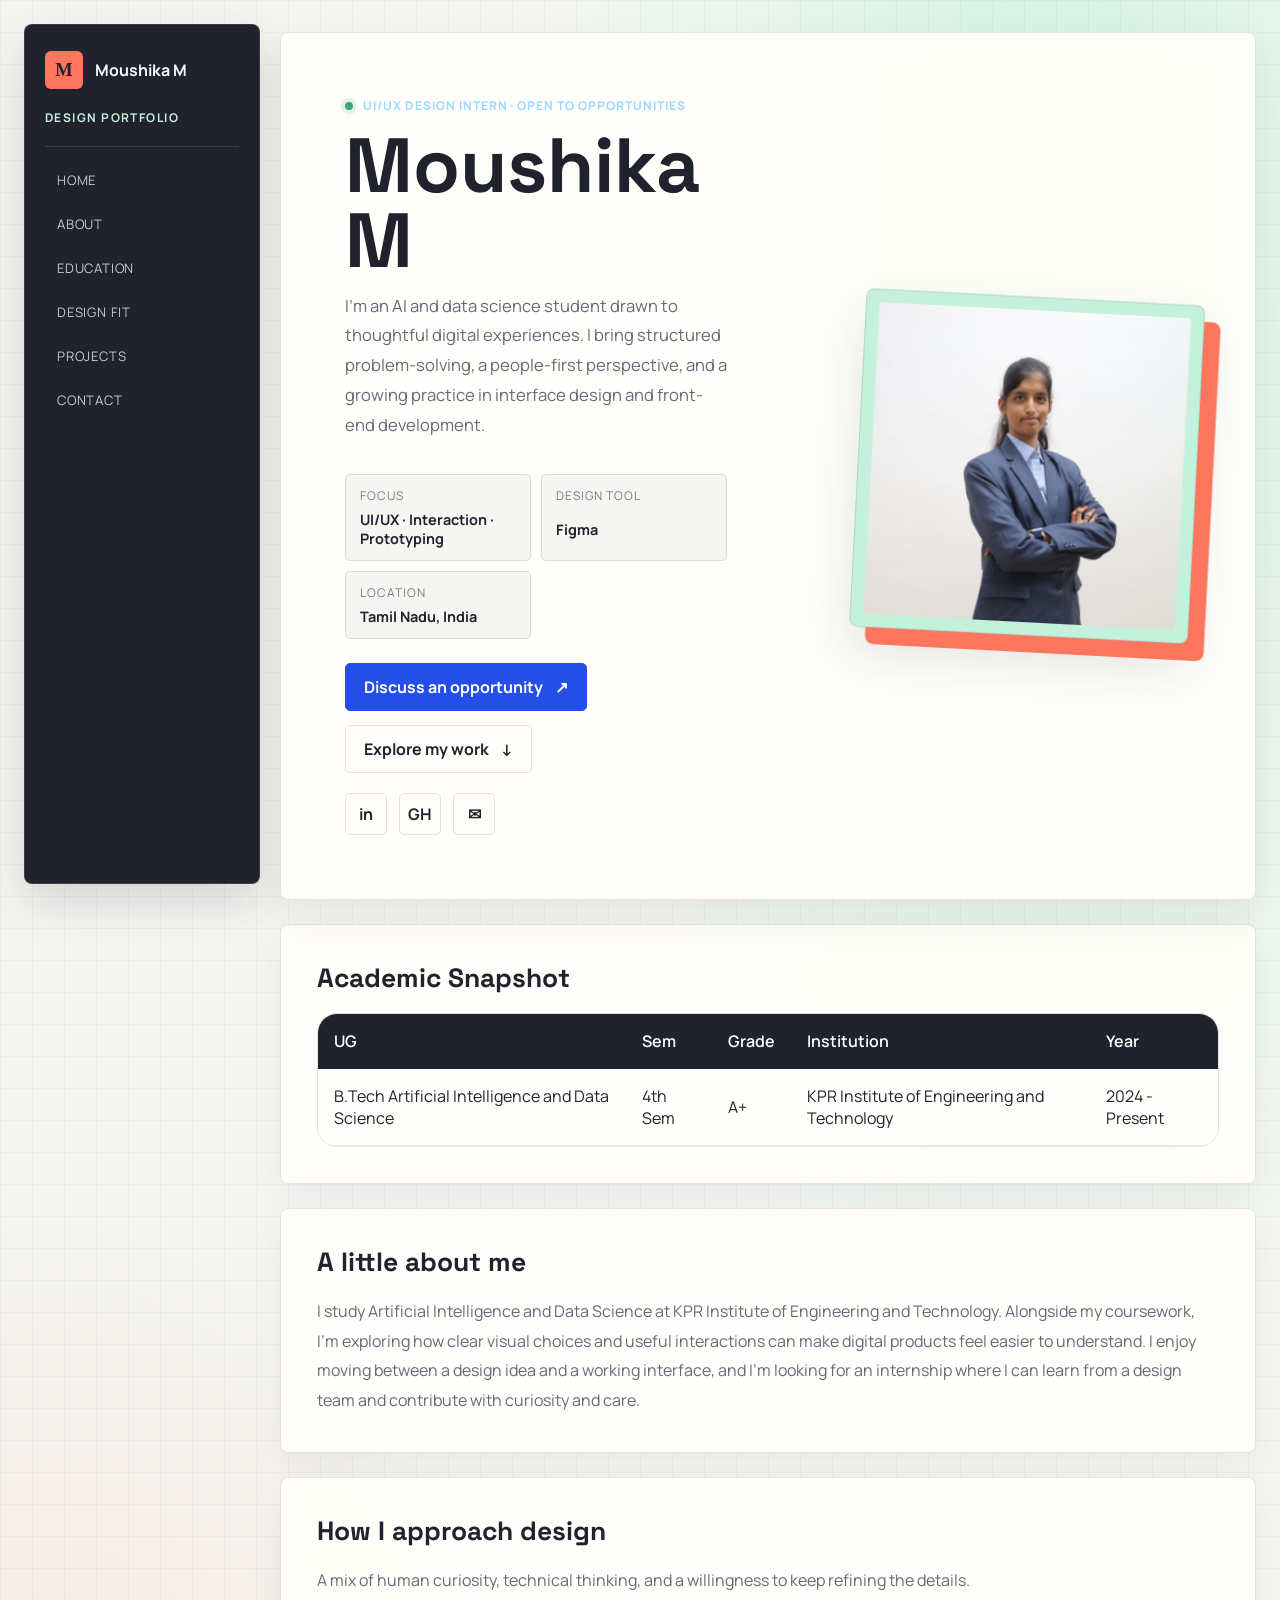
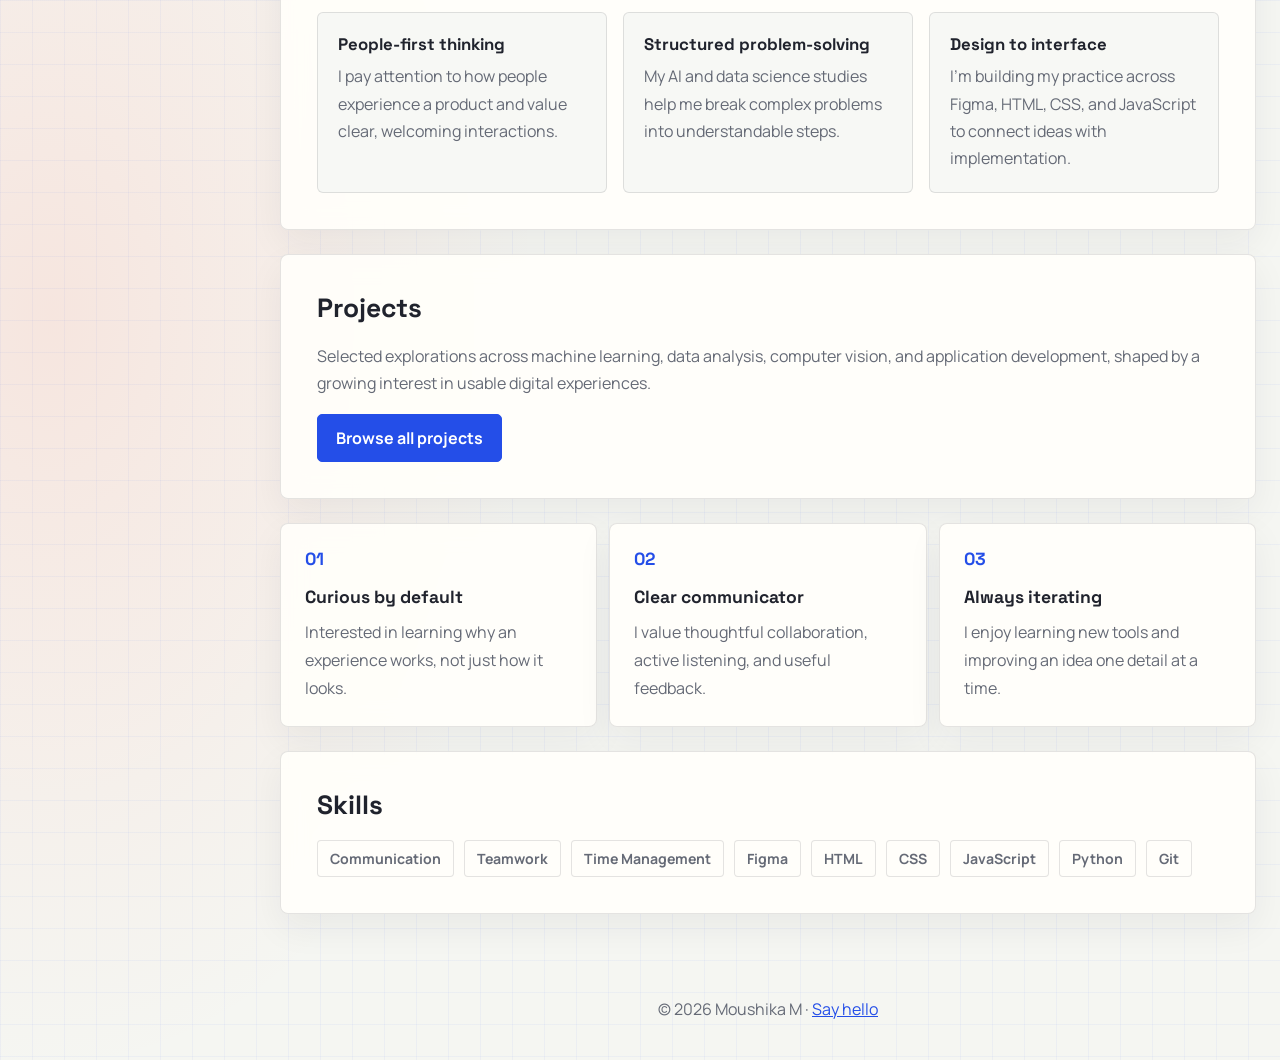
<file: index.html>
<!DOCTYPE html>
<html lang="en">
<head>
  <meta charset="UTF-8">
  <meta name="viewport" content="width=device-width, initial-scale=1.0, viewport-fit=cover">
  <title>Moushika M | UI/UX Design Intern</title>
  <meta name="description" content="Moushika M is an AI and data science student exploring thoughtful UI/UX design, prototyping, and front-end development. Open to design internship opportunities.">
  <meta name="theme-color" content="#fbf8f3">
  <link rel="manifest" href="manifest.webmanifest">
  <link rel="preconnect" href="https://fonts.googleapis.com">
  <link rel="preconnect" href="https://fonts.gstatic.com" crossorigin>
  <link href="https://fonts.googleapis.com/css2?family=Manrope:wght@400;500;600;700&family=Space+Grotesk:wght@500;600;700&display=swap" rel="stylesheet">
  <link rel="stylesheet" href="style.css">
</head>
<body>
  <div class="app-shell">
    <aside class="side-panel">
      <div class="brand">
        <span class="brand-icon">M</span>
        <span>Moushika M</span>
      </div>
      <div class="profile-title">Design portfolio</div>
      <nav class="main-nav" aria-label="Main navigation">
        <a href="#home">HOME</a>
        <a href="#about">ABOUT</a>
        <a href="#education">EDUCATION</a>
          <a href="#focus">DESIGN FIT</a>
        <a href="projects.html">PROJECTS</a>
        <a href="#contact">CONTACT</a>
      </nav>
    </aside>

    <main class="page-wrapper">
      <section class="hero" id="home">
        <div class="hero-copy">
          <div class="hero-label"><span class="availability-dot" aria-hidden="true"></span> UI/UX DESIGN INTERN · OPEN TO OPPORTUNITIES</div>
          <h1>Moushika M</h1>
          <p class="hero-summary">
            I’m an AI and data science student drawn to thoughtful digital experiences. I bring structured problem-solving, a people-first perspective, and a growing practice in interface design and front-end development.
          </p>
          <div class="profile-meta">
            <div class="meta-row">
              <span class="meta-title">Focus</span>
              <span class="meta-value">UI/UX · Interaction · Prototyping</span>
            </div>
            <div class="meta-row">
              <span class="meta-title">Design tool</span>
              <span class="meta-value">Figma</span>
            </div>
            <div class="meta-row">
              <span class="meta-title">Location</span>
              <span class="meta-value">Tamil Nadu, India</span>
            </div>
          </div>

          <div class="hero-actions">
            <a href="mailto:mmoushika63@email.com?subject=Design%20internship%20opportunity" class="button">Discuss an opportunity <span aria-hidden="true">↗</span></a>
            <a href="projects.html" class="button button-secondary">Explore my work <span aria-hidden="true">↓</span></a>
          </div>

          <div class="social-list">
            <a href="https://www.linkedin.com/in/moushika-m-49454b331?utm_source=share_via&utm_content=profile&utm_medium=member_android" target="_blank" rel="noopener noreferrer" aria-label="LinkedIn">in</a>
            <a href="https://github.com/Moushika652" target="_blank" rel="noopener noreferrer" aria-label="GitHub">GH</a>
            <a href="mailto:mmoushika63@email.com" aria-label="Email">✉</a>
          </div>
        </div>

        <div class="hero-photo">
          <div class="photo-frame">
            <img src="profile.jpeg" alt="Portrait of Moushika M">
          </div>
        </div>
      </section>

      <section class="education-card" id="education">
        <div class="section-head">
          <h2>Academic Snapshot</h2>
        </div>
        <div class="education-table-wrap">
          <table>
            <thead>
              <tr>
                <th>UG</th>
                <th>Sem</th>
                <th>Grade</th>
                <th>Institution</th>
                <th>Year</th>
              </tr>
            </thead>
            <tbody>
              <tr>
                <td>B.Tech Artificial Intelligence and Data Science</td>
                <td>4th Sem</td>
                <td>A+</td>
                <td>KPR Institute of Engineering and Technology</td>
                <td>2024 - Present</td>
              </tr>
            </tbody>
          </table>
        </div>
      </section>

      <section class="about-card" id="about">
        <div class="section-head">
          <h2>A little about me</h2>
        </div>
        <p>
          I study Artificial Intelligence and Data Science at KPR Institute of Engineering and Technology. Alongside my coursework, I’m exploring how clear visual choices and useful interactions can make digital products feel easier to understand. I enjoy moving between a design idea and a working interface, and I’m looking for an internship where I can learn from a design team and contribute with curiosity and care.
        </p>
      </section>

      <section class="focus-card" id="focus">
        <div class="section-head">
          <h2>How I approach design</h2>
        </div>
        <p class="focus-intro">
          A mix of human curiosity, technical thinking, and a willingness to keep refining the details.
        </p>
        <div class="focus-grid">
          <article class="focus-item">
            <h3>People-first thinking</h3>
            <p>I pay attention to how people experience a product and value clear, welcoming interactions.</p>
          </article>
          <article class="focus-item">
            <h3>Structured problem-solving</h3>
            <p>My AI and data science studies help me break complex problems into understandable steps.</p>
          </article>
          <article class="focus-item">
            <h3>Design to interface</h3>
            <p>I’m building my practice across Figma, HTML, CSS, and JavaScript to connect ideas with implementation.</p>
          </article>
        </div>
      </section>

      <section class="projects-card" id="projects">
        <div class="section-head">
          <h2>Projects</h2>
        </div>
        <p class="projects-teaser">
          Selected explorations across machine learning, data analysis, computer vision, and application development, shaped by a growing interest in usable digital experiences.
        </p>
        <a href="projects.html" class="project-link">Browse all projects</a>
      </section>

      <section class="highlights-section">
        <div class="highlight-card">
          <div class="highlight-icon" aria-hidden="true">01</div>
          <h3>Curious by default</h3>
          <p>Interested in learning why an experience works, not just how it looks.</p>
        </div>
        <div class="highlight-card">
          <div class="highlight-icon" aria-hidden="true">02</div>
          <h3>Clear communicator</h3>
          <p>I value thoughtful collaboration, active listening, and useful feedback.</p>
        </div>
        <div class="highlight-card">
          <div class="highlight-icon" aria-hidden="true">03</div>
          <h3>Always iterating</h3>
          <p>I enjoy learning new tools and improving an idea one detail at a time.</p>
        </div>
      </section>

      <section class="skills-card" id="skills">
        <div class="section-head">
          <h2>Skills</h2>
        </div>
        <div class="skills-list">
          <span>Communication</span>
          <span>Teamwork</span>
          <span>Time Management</span>
          <span>Figma</span>
          <span>HTML</span>
          <span>CSS</span>
          <span>JavaScript</span>
          <span>Python</span>
          <span>Git</span>
        </div>
      </section>

      <footer class="footer" id="contact">
        <p>© 2026 Moushika M · <a href="mailto:mmoushika63@email.com">Say hello</a></p>
      </footer>
    </main>
  </div>
  <script src="interactions.js" defer></script>
</body>
</html>
</file>
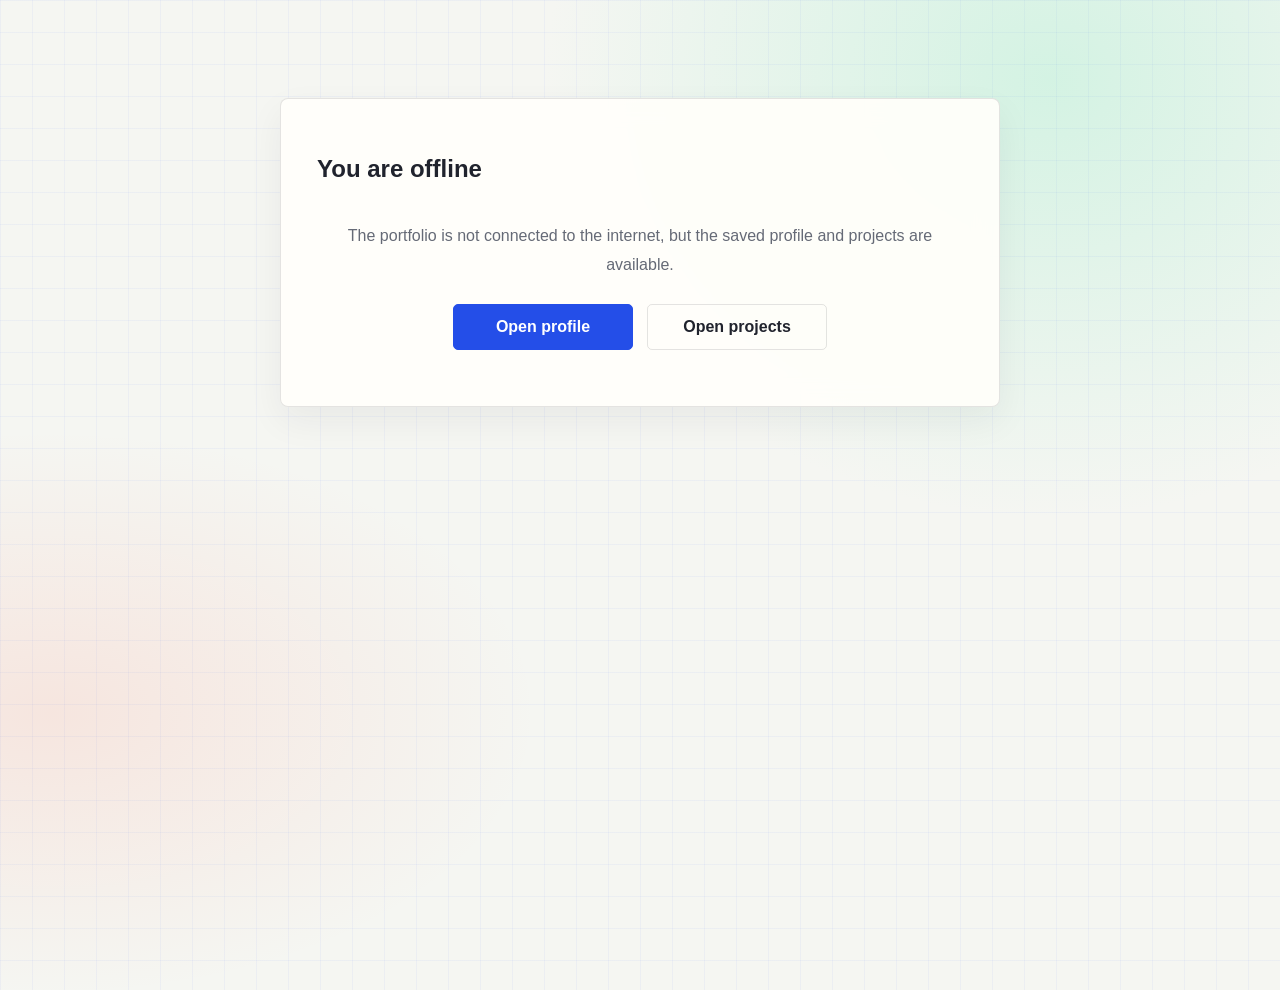
<file: offline.html>
<!DOCTYPE html>
<html lang="en">
<head>
  <meta charset="UTF-8">
  <meta name="viewport" content="width=device-width, initial-scale=1.0">
  <meta name="theme-color" content="#fbf8f3">
  <title>Offline | Moushika M</title>
  <link rel="stylesheet" href="style.css">
</head>
<body>
  <main class="page-wrapper" style="max-width: 720px; margin: 10vh auto; text-align: center;">
    <section class="about-card">
      <div class="section-head">
        <h1>You are offline</h1>
      </div>
      <p>The portfolio is not connected to the internet, but the saved profile and projects are available.</p>
      <div class="hero-actions" style="justify-content: center; margin-top: 24px;">
        <a class="button" href="index.html">Open profile</a>
        <a class="button button-secondary" href="projects.html">Open projects</a>
      </div>
    </section>
  </main>
</body>
</html>
</file>
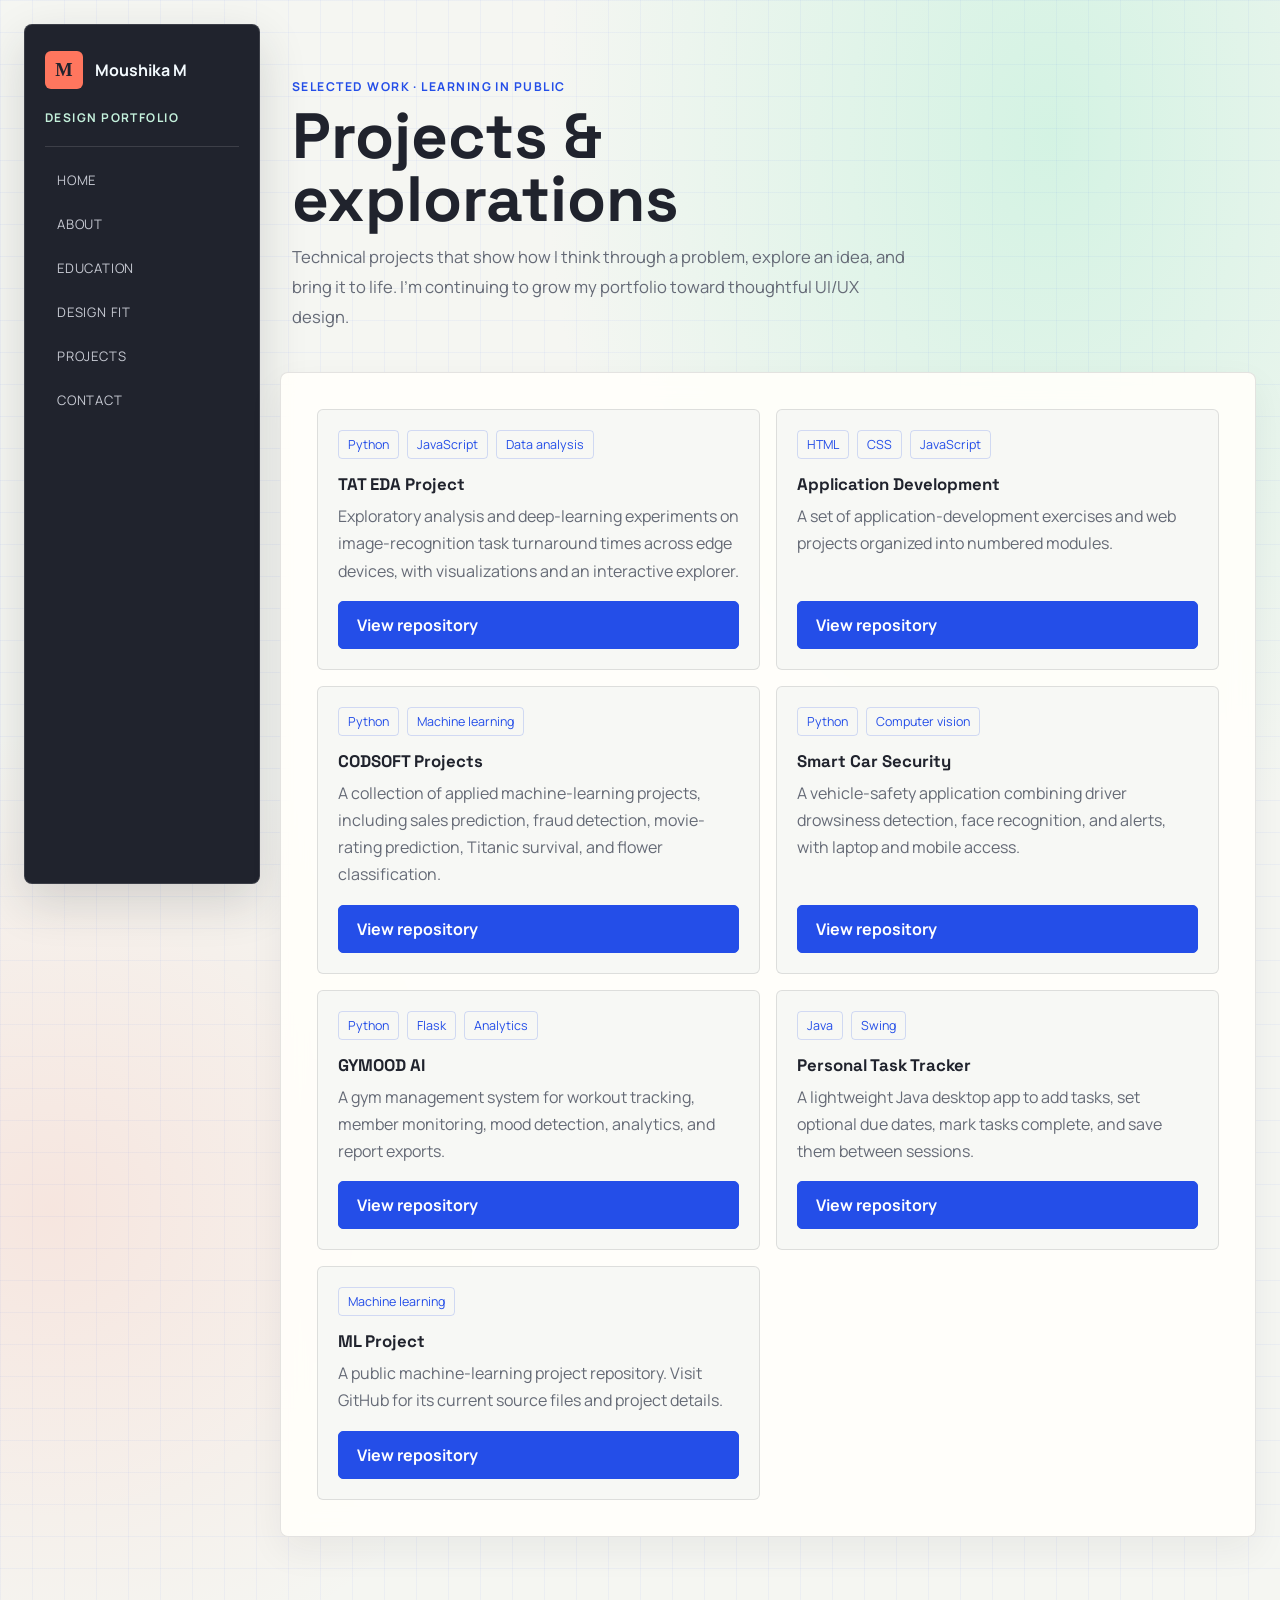
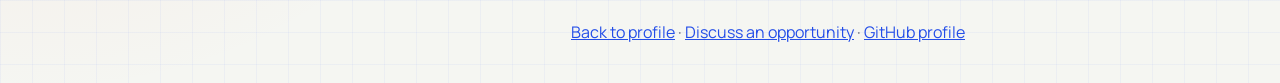
<file: projects.html>
<!DOCTYPE html>
<html lang="en">
<head>
  <meta charset="UTF-8">
  <meta name="viewport" content="width=device-width, initial-scale=1.0, viewport-fit=cover">
  <title>Projects | Moushika M</title>
  <meta name="description" content="Projects by Moushika M, including machine learning, data analysis, computer vision, and application development work.">
  <meta name="theme-color" content="#fbf8f3">
  <link rel="manifest" href="manifest.webmanifest">
  <link rel="preconnect" href="https://fonts.googleapis.com">
  <link rel="preconnect" href="https://fonts.gstatic.com" crossorigin>
  <link href="https://fonts.googleapis.com/css2?family=Manrope:wght@400;500;600;700&family=Space+Grotesk:wght@500;600;700&display=swap" rel="stylesheet">
  <link rel="stylesheet" href="style.css">
</head>
<body class="projects-page">
  <div class="app-shell">
    <aside class="side-panel">
      <div class="brand">
        <span class="brand-icon">M</span>
        <span>Moushika M</span>
      </div>
      <div class="profile-title">Design portfolio</div>
      <nav class="main-nav" aria-label="Main navigation">
        <a href="index.html#home">HOME</a>
        <a href="index.html#about">ABOUT</a>
        <a href="index.html#education">EDUCATION</a>
          <a href="index.html#focus">DESIGN FIT</a>
        <a href="projects.html" aria-current="page">PROJECTS</a>
        <a href="index.html#contact">CONTACT</a>
      </nav>
    </aside>

    <main class="page-wrapper">
      <header class="projects-page-heading">
        <p class="eyebrow">Selected work · Learning in public</p>
        <h1>Projects &amp; explorations</h1>
        <p>Technical projects that show how I think through a problem, explore an idea, and bring it to life. I’m continuing to grow my portfolio toward thoughtful UI/UX design.</p>
      </header>

      <section class="projects-card" aria-label="GitHub projects">
        <div class="projects-grid">
          <article class="project-card">
            <div class="project-tags"><span>Python</span><span>JavaScript</span><span>Data analysis</span></div>
            <h2>TAT EDA Project</h2>
            <p class="project-description">Exploratory analysis and deep-learning experiments on image-recognition task turnaround times across edge devices, with visualizations and an interactive explorer.</p>
            <a href="https://github.com/Moushika652/TAT_EDA_Project" class="project-link" target="_blank" rel="noopener noreferrer">View repository</a>
          </article>

          <article class="project-card">
            <div class="project-tags"><span>HTML</span><span>CSS</span><span>JavaScript</span></div>
            <h2>Application Development</h2>
            <p class="project-description">A set of application-development exercises and web projects organized into numbered modules.</p>
            <a href="https://github.com/Moushika652/Application_development" class="project-link" target="_blank" rel="noopener noreferrer">View repository</a>
          </article>

          <article class="project-card">
            <div class="project-tags"><span>Python</span><span>Machine learning</span></div>
            <h2>CODSOFT Projects</h2>
            <p class="project-description">A collection of applied machine-learning projects, including sales prediction, fraud detection, movie-rating prediction, Titanic survival, and flower classification.</p>
            <a href="https://github.com/Moushika652/CODSOFT" class="project-link" target="_blank" rel="noopener noreferrer">View repository</a>
          </article>

          <article class="project-card">
            <div class="project-tags"><span>Python</span><span>Computer vision</span></div>
            <h2>Smart Car Security</h2>
            <p class="project-description">A vehicle-safety application combining driver drowsiness detection, face recognition, and alerts, with laptop and mobile access.</p>
            <a href="https://github.com/Moushika652/drowsiness_detection_apps" class="project-link" target="_blank" rel="noopener noreferrer">View repository</a>
          </article>

          <article class="project-card">
            <div class="project-tags"><span>Python</span><span>Flask</span><span>Analytics</span></div>
            <h2>GYMOOD AI</h2>
            <p class="project-description">A gym management system for workout tracking, member monitoring, mood detection, analytics, and report exports.</p>
            <a href="https://github.com/Moushika652/GYMOOD_AI" class="project-link" target="_blank" rel="noopener noreferrer">View repository</a>
          </article>

          <article class="project-card">
            <div class="project-tags"><span>Java</span><span>Swing</span></div>
            <h2>Personal Task Tracker</h2>
            <p class="project-description">A lightweight Java desktop app to add tasks, set optional due dates, mark tasks complete, and save them between sessions.</p>
            <a href="https://github.com/Moushika652/java_project" class="project-link" target="_blank" rel="noopener noreferrer">View repository</a>
          </article>

          <article class="project-card">
            <div class="project-tags"><span>Machine learning</span></div>
            <h2>ML Project</h2>
            <p class="project-description">A public machine-learning project repository. Visit GitHub for its current source files and project details.</p>
            <a href="https://github.com/Moushika652/ML_project" class="project-link" target="_blank" rel="noopener noreferrer">View repository</a>
          </article>

        </div>
      </section>

      <footer class="footer">
        <p><a href="index.html">Back to profile</a> · <a href="mailto:mmoushika63@email.com">Discuss an opportunity</a> · <a href="https://github.com/Moushika652" target="_blank" rel="noopener noreferrer">GitHub profile</a></p>
      </footer>
    </main>
  </div>
  <script src="interactions.js" defer></script>
</body>
</html>
</file>
<file: style.css>
﻿* {
  box-sizing: border-box;
}

:root {
  color-scheme: dark;
  --panel: rgba(255, 255, 255, 0.96);
  --panel-strong: #ffffff;
  --accent: #112d4e;
  --accent-soft: #1d4b72;
  --text: #1e3755;
  --muted: #526b88;
  --border: rgba(17, 45, 78, 0.12);
}

html {
  scroll-behavior: smooth;
}

body {
  margin: 0;
  min-height: 100vh;
  background:
    radial-gradient(circle at top left, rgba(87, 182, 255, 0.55), transparent 23%),
    radial-gradient(circle at top right, rgba(78, 104, 255, 0.34), transparent 30%),
    radial-gradient(circle at bottom left, rgba(232, 83, 164, 0.25), transparent 24%),
    linear-gradient(135deg, #07101f 0%, #0f1b34 46%, #143154 100%);
  font-family: "Segoe UI", Tahoma, Geneva, Verdana, sans-serif;
  color: #ecf5ff;
  overflow-x: hidden;
}

body::before,
body::after {
  content: "";
  position: fixed;
  inset: auto;
  border-radius: 50%;
  filter: blur(12px);
  pointer-events: none;
  z-index: 0;
}

body::before {
  top: 8%;
  left: -4%;
  width: 340px;
  height: 340px;
  background: rgba(72, 176, 255, 0.24);
  animation: floatBlob 10s ease-in-out infinite;
}

body::after {
  right: -2%;
  bottom: 10%;
  width: 360px;
  height: 360px;
  background: rgba(255, 91, 154, 0.18);
  animation: floatBlob 13s ease-in-out infinite reverse;
}

@keyframes floatBlob {
  0%,
  100% {
    transform: translate3d(0, 0, 0) scale(1);
  }
  50% {
    transform: translate3d(18px, -20px, 0) scale(1.08);
  }
}

.app-shell {
  display: grid;
  grid-template-columns: minmax(220px, 280px) 1fr;
  gap: 24px;
  min-height: 100vh;
  padding: 24px;
  width: 100%;
  max-width: 1440px;
  margin: 0 auto;
  position: relative;
  z-index: 1;
}

.side-panel {
  position: sticky;
  top: 24px;
  align-self: start;
  display: flex;
  flex-direction: column;
  justify-content: flex-start;
  gap: 24px;
  padding: 28px 24px;
  border-radius: 32px;
  background: rgba(12, 22, 42, 0.48);
  border: 1px solid rgba(255, 255, 255, 0.16);
  box-shadow: 0 24px 54px rgba(3, 8, 26, 0.38);
  backdrop-filter: blur(24px) saturate(140%);
  -webkit-backdrop-filter: blur(24px) saturate(140%);
  transition: transform 0.25s ease, box-shadow 0.25s ease;
}

.side-panel:hover {
  transform: translateY(-4px);
  box-shadow: 0 30px 70px rgba(3, 8, 26, 0.52);
}

.brand {
  display: flex;
  align-items: center;
  gap: 12px;
  font-weight: 700;
  letter-spacing: 0.08em;
  color: #f4fbff;
  min-width: 180px;
}

.profile-title {
  font-size: 0.95rem;
  font-weight: 700;
  letter-spacing: 0.16em;
  color: #9cc4ef;
  text-transform: uppercase;
}

.brand-icon {
  display: inline-flex;
  align-items: center;
  justify-content: center;
  width: 38px;
  height: 38px;
  border-radius: 14px;
  background: linear-gradient(135deg, #61c4ff, #7b67ff);
  color: #fff;
  font-size: 0.95rem;
  box-shadow: 0 10px 22px rgba(97, 196, 255, 0.36);
}

.main-nav {
  display: flex;
  flex-direction: column;
  align-items: flex-start;
  gap: 12px;
  width: 100%;
  padding-top: 14px;
  border-top: 1px solid rgba(17, 45, 78, 0.06);
}

.main-nav a {
  color: #bcd6f3;
  text-decoration: none;
  font-size: 0.95rem;
  padding: 10px 12px;
  border-radius: 999px;
  transition: background 0.25s ease, color 0.25s ease, transform 0.25s ease;
}

.main-nav a:hover,
.main-nav a:focus-visible {
  background: rgba(97, 196, 255, 0.16);
  color: #ffffff;
  transform: translateX(4px);
}

.page-wrapper {
  width: 100%;
  padding: 0;
  display: flex;
  flex-direction: column;
  gap: 24px;
}

.hero {
  display: flex;
  flex-direction: row;
  gap: 32px;
  align-items: center;
  justify-content: space-between;
  padding: 28px;
  border-radius: 32px;
  background: rgba(11, 20, 37, 0.46);
  border: 1px solid rgba(255, 255, 255, 0.16);
  box-shadow: 0 26px 68px rgba(3, 8, 26, 0.38);
  backdrop-filter: blur(24px) saturate(150%);
  -webkit-backdrop-filter: blur(24px) saturate(150%);
  position: relative;
  z-index: 3;
  margin-top: 8px;
  transition: transform 0.25s ease, box-shadow 0.25s ease;
}

.hero:hover {
  transform: translateY(-3px);
  box-shadow: 0 34px 80px rgba(3, 8, 26, 0.48);
}

.hero-copy {
  display: flex;
  flex-direction: column;
  align-items: flex-start;
  text-align: left;
  flex: 1;
}

.hero-photo {
  display: flex;
  justify-content: flex-end;
  width: min(100%, 420px);
}

.photo-frame {
  width: 100%;
  max-width: 360px;
}

.hero-copy .hero-label {
  display: inline-flex;
  align-items: center;
  gap: 10px;
  margin-bottom: 14px;
  color: #9ad7ff;
  font-weight: 700;
  letter-spacing: 0.08em;
}

.hero h1 {
  margin: 0 0 12px;
  font-size: clamp(2.6rem, 4vw, 4.1rem);
  line-height: 1.05;
  letter-spacing: -0.04em;
  color: #ffffff;
}

.hero-summary {
  margin: 0 0 20px;
  font-size: 1rem;
  line-height: 1.8;
  color: #c8daf1;
  max-width: 64ch;
}

.profile-meta {
  display: grid;
  grid-template-columns: repeat(2, minmax(0, 1fr));
  gap: 16px;
  margin: 14px 0 24px;
}

.meta-row {
  display: grid;
  gap: 6px;
  padding: 16px 18px;
  border-radius: 20px;
  background: rgba(255, 255, 255, 0.06);
  border: 1px solid rgba(255, 255, 255, 0.12);
  box-shadow: inset 0 1px 0 rgba(255, 255, 255, 0.08);
}

.meta-title {
  color: #a8c8ea;
  font-size: 0.9rem;
}

.meta-value {
  font-weight: 700;
  font-size: 1.02rem;
  color: #ffffff;
}

.hero-actions {
  display: flex;
  gap: 14px;
  flex-wrap: wrap;
  margin-bottom: 20px;
}

.button {
  display: inline-flex;
  align-items: center;
  justify-content: center;
  min-width: 180px;
  padding: 13px 20px;
  border-radius: 999px;
  text-decoration: none;
  font-weight: 700;
  background: linear-gradient(135deg, #5cc7ff, #7d5cff);
  color: #fff;
  box-shadow: 0 14px 30px rgba(92, 199, 255, 0.24);
  transition: transform 0.25s ease, filter 0.25s ease, box-shadow 0.25s ease;
}

.button:hover {
  filter: brightness(1.08);
  transform: translateY(-2px) scale(1.01);
  box-shadow: 0 18px 34px rgba(92, 199, 255, 0.34);
}

.button-secondary {
  background: rgba(255, 255, 255, 0.08);
  color: #f3fbff;
  border: 1px solid rgba(159, 212, 255, 0.24);
}

.button-secondary:hover {
  background: rgba(255, 255, 255, 0.14);
}

.social-list {
  display: flex;
  flex-wrap: wrap;
  gap: 12px;
}

.social-list a {
  display: inline-flex;
  align-items: center;
  justify-content: center;
  width: 44px;
  height: 44px;
  border-radius: 14px;
  background: rgba(255, 255, 255, 0.08);
  color: #f8fbff;
  text-decoration: none;
  font-weight: 700;
  border: 1px solid rgba(255, 255, 255, 0.16);
  box-shadow: 0 12px 24px rgba(3, 8, 26, 0.24);
  backdrop-filter: blur(14px);
  transition: transform 0.2s ease, box-shadow 0.2s ease, background 0.2s ease;
}

.social-list a:hover,
.social-list a:focus-visible {
  transform: translateY(-2px);
  background: rgba(92, 199, 255, 0.18);
  box-shadow: 0 14px 28px rgba(3, 8, 26, 0.34);
}

.hero-photo {
  display: flex;
  justify-content: flex-end;
  width: min(100%, 420px);
}

.photo-frame {
  width: 100%;
  max-width: 360px;
  aspect-ratio: 1 / 1;
  border-radius: 50%;
  padding: 14px;
  background: linear-gradient(180deg, rgba(92, 199, 255, 0.18), rgba(255, 255, 255, 0.04) 72%);
  display: grid;
  place-items: center;
  box-shadow: 0 24px 48px rgba(3, 8, 26, 0.28), inset 0 0 0 1px rgba(255, 255, 255, 0.12);
  backdrop-filter: blur(16px);
}

.photo-frame img {
  width: 100%;
  height: 100%;
  object-fit: cover;
  border-radius: 50%;
  border: 6px solid #fff;
}

.section-head {
  display: flex;
  align-items: center;
  justify-content: center;
  gap: 14px;
  margin-bottom: 18px;
}

.section-head h2 {
  margin: 0;
  font-size: clamp(1.7rem, 2.4vw, 2.1rem);
  letter-spacing: 0.01em;
  color: #ffffff;
}

.education-card,
.about-card,
.focus-card,
.projects-card,
.skills-card {
  margin-top: 24px;
  padding: 26px;
  background: rgba(13, 24, 45, 0.42);
  border: 1px solid rgba(255, 255, 255, 0.14);
  border-radius: 28px;
  box-shadow: 0 22px 48px rgba(3, 8, 26, 0.28);
  backdrop-filter: blur(22px) saturate(140%);
  -webkit-backdrop-filter: blur(22px) saturate(140%);
  transition: transform 0.25s ease, box-shadow 0.25s ease;
}

.education-card:hover,
.about-card:hover,
.focus-card:hover,
.projects-card:hover,
.skills-card:hover,
.highlight-card:hover {
  transform: translateY(-3px);
  box-shadow: 0 28px 58px rgba(3, 8, 26, 0.4);
}

.focus-intro {
  margin: 0 0 18px;
  color: var(--muted);
  line-height: 1.8;
}

.focus-grid,
.projects-grid {
  display: grid;
  grid-template-columns: repeat(3, minmax(0, 1fr));
  gap: 16px;
}

.projects-page-heading {
  padding: 34px 8px 12px;
}

.projects-page-heading .eyebrow {
  margin: 0 0 10px;
  color: #9ad7ff;
  font-size: 0.85rem;
  font-weight: 700;
  text-transform: uppercase;
}

.projects-page-heading h1 {
  margin: 0 0 12px;
  color: #ffffff;
  font-size: clamp(2.2rem, 4vw, 3.5rem);
  line-height: 1.08;
}

.projects-page-heading p:last-child {
  max-width: 62ch;
  margin: 0;
  color: #c8daf1;
  line-height: 1.8;
}

.projects-page .projects-card {
  margin-top: 0;
}

.projects-page .projects-grid {
  grid-template-columns: repeat(2, minmax(0, 1fr));
}

.project-card {
  display: flex;
  flex-direction: column;
  min-height: 230px;
}

.project-card .project-description {
  flex: 1;
}

.project-tags {
  display: flex;
  flex-wrap: wrap;
  gap: 8px;
  margin: 0 0 14px;
}

.project-tags span {
  padding: 5px 9px;
  border: 1px solid rgba(159, 212, 255, 0.2);
  border-radius: 999px;
  color: #bcd6f3;
  font-size: 0.78rem;
}

.projects-teaser {
  margin: 0;
  color: #c7d9f2;
  line-height: 1.7;
}

.focus-item,
.project-card {
  padding: 18px;
  border-radius: 20px;
  background: rgba(255, 255, 255, 0.055);
  border: 1px solid rgba(255, 255, 255, 0.14);
  backdrop-filter: blur(12px);
}

.focus-item h3,
.project-card h2,
.project-card h3 {
  margin: 0 0 8px;
  color: #f5fbff;
  font-size: 1.05rem;
}

.focus-item p,
.project-card p {
  margin: 0;
  color: #c7d9f2;
  line-height: 1.7;
}

.project-link {
  display: inline-flex;
  margin-top: 16px;
  padding: 10px 14px;
  border-radius: 999px;
  background: linear-gradient(135deg, #5cc7ff, #7d5cff);
  color: #fff;
  text-decoration: none;
  font-weight: 700;
  box-shadow: 0 12px 24px rgba(92, 199, 255, 0.22);
}

.project-link-secondary {
  background: rgba(255, 255, 255, 0.08);
  color: #f6fbff;
  border: 1px solid rgba(159, 212, 255, 0.24);
}

.education-table-wrap {
  overflow-x: auto;
  border-radius: 20px;
}

table {
  width: 100%;
  border-collapse: collapse;
  min-width: 0;
}

th,
td {
  padding: 16px;
  text-align: left;
  border-bottom: 1px solid rgba(17, 45, 78, 0.08);
}

th {
  background: var(--accent);
  color: #fff;
  font-weight: 600;
}

td {
  background: #fff;
  color: var(--text);
}

.about-card p {
  margin: 0;
  font-size: 1rem;
  line-height: 1.85;
  color: var(--muted);
}

.highlights-section {
  display: grid;
  grid-template-columns: repeat(3, minmax(0, 1fr));
  gap: 18px;
  margin-top: 18px;
}

.highlight-card {
  padding: 24px;
  border-radius: 24px;
  background: rgba(12, 22, 42, 0.44);
  border: 1px solid rgba(255, 255, 255, 0.14);
  box-shadow: 0 12px 24px rgba(3, 8, 26, 0.24);
  backdrop-filter: blur(18px);
  transition: transform 0.25s ease, box-shadow 0.25s ease;
}

.highlight-icon {
  font-size: 1.75rem;
  margin-bottom: 16px;
}

.highlight-card h3 {
  margin: 0 0 10px;
  font-size: 1.1rem;
  color: #ffffff;
}

.highlight-card p {
  margin: 0;
  color: #c8daf1;
  line-height: 1.75;
}

.skills-list {
  display: flex;
  flex-wrap: wrap;
  gap: 10px;
  margin-top: 10px;
}

.skills-list span {
  display: inline-flex;
  align-items: center;
  justify-content: center;
  padding: 10px 16px;
  background: rgba(92, 199, 255, 0.14);
  color: #f8fbff;
  border-radius: 999px;
  font-weight: 700;
  font-size: 0.95rem;
  border: 1px solid rgba(159, 212, 255, 0.2);
}

.footer {
  margin-top: 36px;
  text-align: center;
  padding-top: 16px;
  color: #b9cff0;
}

@media (max-width: 1080px) {
  .app-shell {
    grid-template-columns: 1fr;
    padding: 16px;
  }

  .side-panel {
    position: relative;
    top: 0;
    width: 100%;
    max-width: none;
    min-height: auto;
    margin-bottom: 24px;
  }

  .hero {
    flex-direction: column;
    align-items: flex-start;
  }

  .hero-photo {
    max-width: 100%;
    justify-content: center;
  }

  .photo-frame {
    max-width: 320px;
  }

  .profile-meta {
    grid-template-columns: 1fr;
  }

  .education-card,
  .about-card,
  .projects-card,
  .skills-card,
  .highlights-section {
    margin-left: 0;
  }
}

@media (max-width: 720px) {
  .app-shell {
    padding: 14px;
    gap: 16px;
  }

  .side-panel {
    padding: 20px;
  }

  .hero {
    padding: 20px;
    gap: 22px;
  }

  .hero-copy,
  .hero-photo {
    width: 100%;
  }

  .hero-photo {
    order: -1;
    justify-content: center;
  }

  .photo-frame {
    width: min(100%, 280px);
    margin: 0 auto;
  }

  .hero-summary {
    max-width: 100%;
  }

  .hero-actions {
    flex-direction: column;
    align-items: stretch;
    gap: 12px;
  }

  .button,
  .button-secondary {
    width: 100%;
    min-width: auto;
  }

  .main-nav {
    flex-direction: column;
    gap: 10px;
    padding-top: 12px;
  }

  .main-nav a {
    width: 100%;
    padding: 10px 12px;
  }

  .profile-meta {
    gap: 12px;
  }

  .education-card,
  .about-card,
  .focus-card,
  .projects-card,
  .skills-card,
  .highlights-section {
    margin-top: 18px;
  }

  .page-wrapper {
    padding: 18px 0 36px;
  }

  .section-head {
    justify-content: flex-start;
  }

  .section-head h2 {
    font-size: 1.6rem;
  }

  .focus-grid,
  .projects-grid,
  .highlights-section {
    grid-template-columns: 1fr;
  }

  .projects-page .projects-grid {
    grid-template-columns: 1fr;
  }
}

@media (max-width: 560px) {
  .page-wrapper {
    padding: 16px 0 28px;
  }

  .hero h1 {
    font-size: 2.4rem;
  }

  .main-nav a {
    flex: 1 1 100%;
    font-size: 0.92rem;
  }

  .photo-frame {
    width: min(100%, 240px);
  }

  th,
  td {
    padding: 14px 12px;
  }
}

@media (max-width: 480px) {
  .app-shell {
    padding: 12px;
  }

  .side-panel {
    padding: 18px;
  }

  .hero {
    padding: 18px;
    gap: 20px;
  }

  .hero h1 {
    font-size: 2rem;
  }

  .button,
  .button-secondary {
    width: 100%;
  }

  .photo-frame {
    width: min(100%, 210px);
  }
}

:root {
  color-scheme: light;
  --panel: #fffefa;
  --panel-strong: #ffffff;
  --accent: #244ee8;
  --accent-soft: #dce5ff;
  --text: #20232d;
  --muted: #656a76;
  --border: rgba(32, 35, 45, 0.12);
  --coral: #ff765e;
  --mint: #c4f1dc;
}

body {
  color: var(--text);
  background-color: #f5f6f2;
  background-image:
    linear-gradient(rgba(36, 78, 232, 0.045) 1px, transparent 1px),
    linear-gradient(90deg, rgba(36, 78, 232, 0.045) 1px, transparent 1px),
    radial-gradient(ellipse at 82% 8%, rgba(196, 241, 220, 0.68), transparent 34%),
    radial-gradient(ellipse at 4% 72%, rgba(255, 118, 94, 0.13), transparent 28%);
  background-size: 32px 32px, 32px 32px, auto, auto;
  font-family: "Manrope", "Avenir Next", Avenir, sans-serif;
}

body::before,
body::after {
  display: none;
}

.app-shell {
  grid-template-columns: minmax(200px, 236px) minmax(0, 1fr);
  gap: 20px;
  max-width: 1380px;
}

.side-panel {
  top: 20px;
  gap: 20px;
  min-height: calc(100vh - 40px);
  padding: 26px 20px;
  border-radius: 8px;
  background: #20232d;
  border: 1px solid rgba(255, 255, 255, 0.12);
  box-shadow: 0 18px 48px rgba(32, 35, 45, 0.16);
  backdrop-filter: none;
}

.side-panel:hover {
  transform: none;
  box-shadow: 0 22px 54px rgba(32, 35, 45, 0.2);
}

.brand {
  letter-spacing: 0;
}

.brand-icon {
  border-radius: 6px;
  background: var(--coral);
  color: #20232d;
  box-shadow: none;
  font-family: Georgia, serif;
  font-size: 1.15rem;
}

.profile-title {
  color: var(--mint);
  font-size: 0.75rem;
  letter-spacing: 0.12em;
}

.main-nav {
  gap: 6px;
  border-color: rgba(255, 255, 255, 0.13);
}

.main-nav a {
  width: 100%;
  color: #c6c9d2;
  border-radius: 5px;
  font-size: 0.82rem;
  letter-spacing: 0.06em;
}

.main-nav a:hover,
.main-nav a:focus-visible {
  background: rgba(196, 241, 220, 0.12);
  color: #fff;
  transform: translateX(3px);
}

.page-wrapper {
  gap: 16px;
}

.hero,
.education-card,
.about-card,
.focus-card,
.projects-card,
.skills-card,
.highlight-card {
  border: 1px solid var(--border);
  border-radius: 8px;
  background: rgba(255, 254, 250, 0.94);
  box-shadow: 0 16px 42px rgba(32, 35, 45, 0.07);
  backdrop-filter: blur(12px);
  -webkit-backdrop-filter: blur(12px);
}

.hero {
  min-height: 540px;
  gap: 44px;
  padding: clamp(30px, 5vw, 68px);
  border-radius: 8px;
  background: rgba(255, 254, 250, 0.96);
  transform-style: preserve-3d;
  transition: transform 180ms ease-out, box-shadow 250ms ease;
}

.hero:hover {
  box-shadow: 0 24px 58px rgba(32, 35, 45, 0.12);
}

.hero:hover {
  transform: translateY(-3px);
}

.hero-label,
.projects-page-heading .eyebrow {
  color: #244ee8;
  font-size: 0.76rem;
  letter-spacing: 0.12em;
  text-transform: uppercase;
}

.availability-dot {
  width: 8px;
  height: 8px;
  border-radius: 50%;
  background: #35a878;
  box-shadow: 0 0 0 4px rgba(53, 168, 120, 0.14);
}

.hero h1,
.projects-page-heading h1 {
  color: var(--text);
  font-family: "Space Grotesk", "Avenir Next", Avenir, sans-serif;
  font-size: clamp(3rem, 6vw, 5.5rem);
  letter-spacing: 0;
  line-height: 0.98;
}

.hero-summary,
.projects-page-heading p:last-child {
  color: var(--muted);
  font-size: 1.04rem;
  line-height: 1.8;
}

.profile-meta {
  gap: 10px;
}

.meta-row {
  padding: 12px 14px;
  border: 1px solid var(--border);
  border-radius: 5px;
  background: #f5f6f2;
  box-shadow: none;
}

.meta-title {
  color: #777b86;
  font-size: 0.75rem;
  text-transform: uppercase;
  letter-spacing: 0.08em;
}

.meta-value {
  color: var(--text);
  font-size: 0.9rem;
}

.button,
.project-link {
  min-height: 46px;
  gap: 12px;
  padding: 12px 18px;
  border: 1px solid var(--accent);
  border-radius: 5px;
  background: var(--accent);
  color: #fff;
  box-shadow: none;
  transition: transform 180ms ease, background 180ms ease, box-shadow 180ms ease;
}

.button:hover,
.project-link:hover {
  transform: translateY(-2px);
  background: #163dce;
  box-shadow: 0 10px 22px rgba(36, 78, 232, 0.18);
}

.button-secondary,
.project-link-secondary {
  background: transparent;
  color: var(--text);
  border-color: var(--border);
}

.button-secondary:hover,
.project-link-secondary:hover {
  background: var(--accent-soft);
  color: var(--text);
}

.social-list a {
  width: 42px;
  height: 42px;
  border-radius: 5px;
  background: transparent;
  color: var(--text);
  border-color: var(--border);
  box-shadow: none;
  backdrop-filter: none;
}

.social-list a:hover,
.social-list a:focus-visible {
  background: var(--mint);
  color: var(--text);
  box-shadow: none;
}

.hero-photo {
  perspective: 900px;
}

.photo-frame {
  position: relative;
  width: min(100%, 330px);
  max-width: 330px;
  padding: 12px;
  border: 1px solid rgba(32, 35, 45, 0.14);
  border-radius: 8px;
  background: var(--mint);
  box-shadow: 16px 16px 0 var(--coral), 0 24px 50px rgba(32, 35, 45, 0.12);
  transform: rotate(3deg) translateZ(24px);
  transition: transform 350ms cubic-bezier(0.2, 0.8, 0.2, 1);
  backdrop-filter: none;
}

.hero:hover .photo-frame {
  transform: rotate(0) translateZ(40px) scale(1.015);
}

.photo-frame img {
  border: 0;
  border-radius: 4px;
}

.section-head {
  justify-content: flex-start;
}

.section-head h2 {
  color: var(--text);
  font-family: "Space Grotesk", "Avenir Next", Avenir, sans-serif;
  font-size: 1.65rem;
  letter-spacing: 0;
}

.education-card,
.about-card,
.focus-card,
.projects-card,
.skills-card {
  margin-top: 8px;
  padding: clamp(22px, 3.2vw, 36px);
  box-shadow: 0 14px 36px rgba(32, 35, 45, 0.06);
}

.education-card:hover,
.about-card:hover,
.focus-card:hover,
.projects-card:hover,
.skills-card:hover,
.highlight-card:hover {
  transform: translateY(-2px);
  box-shadow: 0 20px 46px rgba(32, 35, 45, 0.1);
}

.focus-intro,
.about-card p,
.projects-teaser {
  color: var(--muted);
}

.focus-item,
.project-card {
  padding: 20px;
  border: 1px solid var(--border);
  border-radius: 6px;
  background: #f7f8f5;
  backdrop-filter: none;
  transition: transform 200ms ease, border-color 200ms ease, background 200ms ease;
}

.focus-item:hover,
.project-card:hover {
  transform: translateY(-4px);
  border-color: rgba(36, 78, 232, 0.36);
  background: #fff;
}

.focus-item h3,
.project-card h2,
.project-card h3,
.highlight-card h3 {
  color: var(--text);
  font-family: "Space Grotesk", "Avenir Next", Avenir, sans-serif;
}

.focus-item p,
.project-card p {
  color: var(--muted);
}

.project-tags span {
  border-color: rgba(36, 78, 232, 0.18);
  border-radius: 4px;
  color: #244ee8;
}

.education-table-wrap {
  border: 1px solid var(--border);
}

th {
  background: #20232d;
}

td {
  background: #fffefa;
  color: var(--text);
}

.highlights-section {
  gap: 12px;
  margin-top: 8px;
}

.highlight-card {
  padding: 24px;
  box-shadow: 0 14px 36px rgba(32, 35, 45, 0.06);
  backdrop-filter: blur(12px);
}

.highlight-icon {
  color: #244ee8;
  font-family: "Space Grotesk", "Avenir Next", Avenir, sans-serif;
  font-size: 1.1rem;
  font-weight: 700;
}

.highlight-card p,
.skills-list span {
  color: var(--muted);
}

.skills-list span {
  padding: 8px 12px;
  border: 1px solid var(--border);
  border-radius: 4px;
  background: #fffefa;
  font-size: 0.88rem;
}

.footer {
  color: var(--muted);
}

.footer a {
  color: #244ee8;
}

.projects-page-heading {
  padding: 54px 12px 24px;
}

.projects-page-heading h1 {
  max-width: 12ch;
  font-size: clamp(2.8rem, 5vw, 4.5rem);
}

.projects-page .projects-card {
  margin-top: 0;
}

.js-reveal {
  opacity: 0;
  transform: translateY(18px);
  transition: opacity 600ms ease, transform 600ms cubic-bezier(0.2, 0.8, 0.2, 1);
}

.js-reveal.is-visible {
  opacity: 1;
  transform: translateY(0);
}

:focus-visible {
  outline: 3px solid var(--coral);
  outline-offset: 3px;
}

@media (max-width: 1080px) {
  .app-shell {
    grid-template-columns: minmax(0, 1fr);
    gap: 16px;
    padding: 16px;
  }

  .side-panel {
    top: 0;
    width: 100%;
    min-height: auto;
    margin-bottom: 0;
  }

  .hero {
    min-height: auto;
    flex-direction: column;
    align-items: stretch;
  }

  .page-wrapper {
    padding: 0 0 30px;
  }
}

@media (max-width: 720px) {
  .app-shell {
    padding: 12px;
  }

  .side-panel {
    padding: 20px;
  }

  .main-nav {
    flex-direction: row;
    flex-wrap: wrap;
  }

  .main-nav a {
    width: auto;
    flex: 1 1 30%;
    text-align: center;
    font-size: 0.75rem;
  }

  .hero {
    gap: 30px;
    padding: 26px;
  }

  .hero-photo {
    order: -1;
  }

  .hero-actions {
    flex-direction: row;
    flex-wrap: wrap;
  }

  .button,
  .button-secondary {
    width: auto;
  }

  .profile-meta {
    grid-template-columns: repeat(2, minmax(0, 1fr));
  }

  .education-card,
  .about-card,
  .focus-card,
  .projects-card,
  .skills-card,
  .highlights-section {
    margin-top: 8px;
  }

  .projects-page-heading {
    padding: 34px 8px 12px;
  }
}

@media (max-width: 480px) {
  .app-shell {
    padding: 10px;
  }

  .hero {
    padding: 20px;
  }

  .hero h1 {
    font-size: 2.8rem;
  }

  .hero-actions {
    align-items: stretch;
    flex-direction: column;
  }

  .button,
  .button-secondary {
    width: 100%;
  }

  .profile-meta {
    grid-template-columns: 1fr;
  }

  .main-nav a {
    flex-basis: 45%;
  }
}

@media (prefers-reduced-motion: reduce) {
  *,
  *::before,
  *::after {
    scroll-behavior: auto !important;
    animation-duration: 0.01ms !important;
    animation-iteration-count: 1 !important;
    transition-duration: 0.01ms !important;
  }

  .js-reveal {
    opacity: 1;
    transform: none;
  }
}

.network-status {
  position: fixed;
  right: 20px;
  bottom: 20px;
  z-index: 1000;
  max-width: calc(100vw - 40px);
  padding: 12px 16px;
  border: 1px solid rgba(20, 20, 20, 0.12);
  border-radius: 999px;
  background: #171717;
  color: #ffffff;
  box-shadow: 0 12px 32px rgba(20, 20, 20, 0.18);
  font-size: 0.82rem;
  font-weight: 700;
  opacity: 0;
  transform: translateY(12px);
  pointer-events: none;
  transition: opacity 180ms ease, transform 180ms ease;
}

.network-status.is-offline {
  opacity: 1;
  transform: translateY(0);
}
</file>
